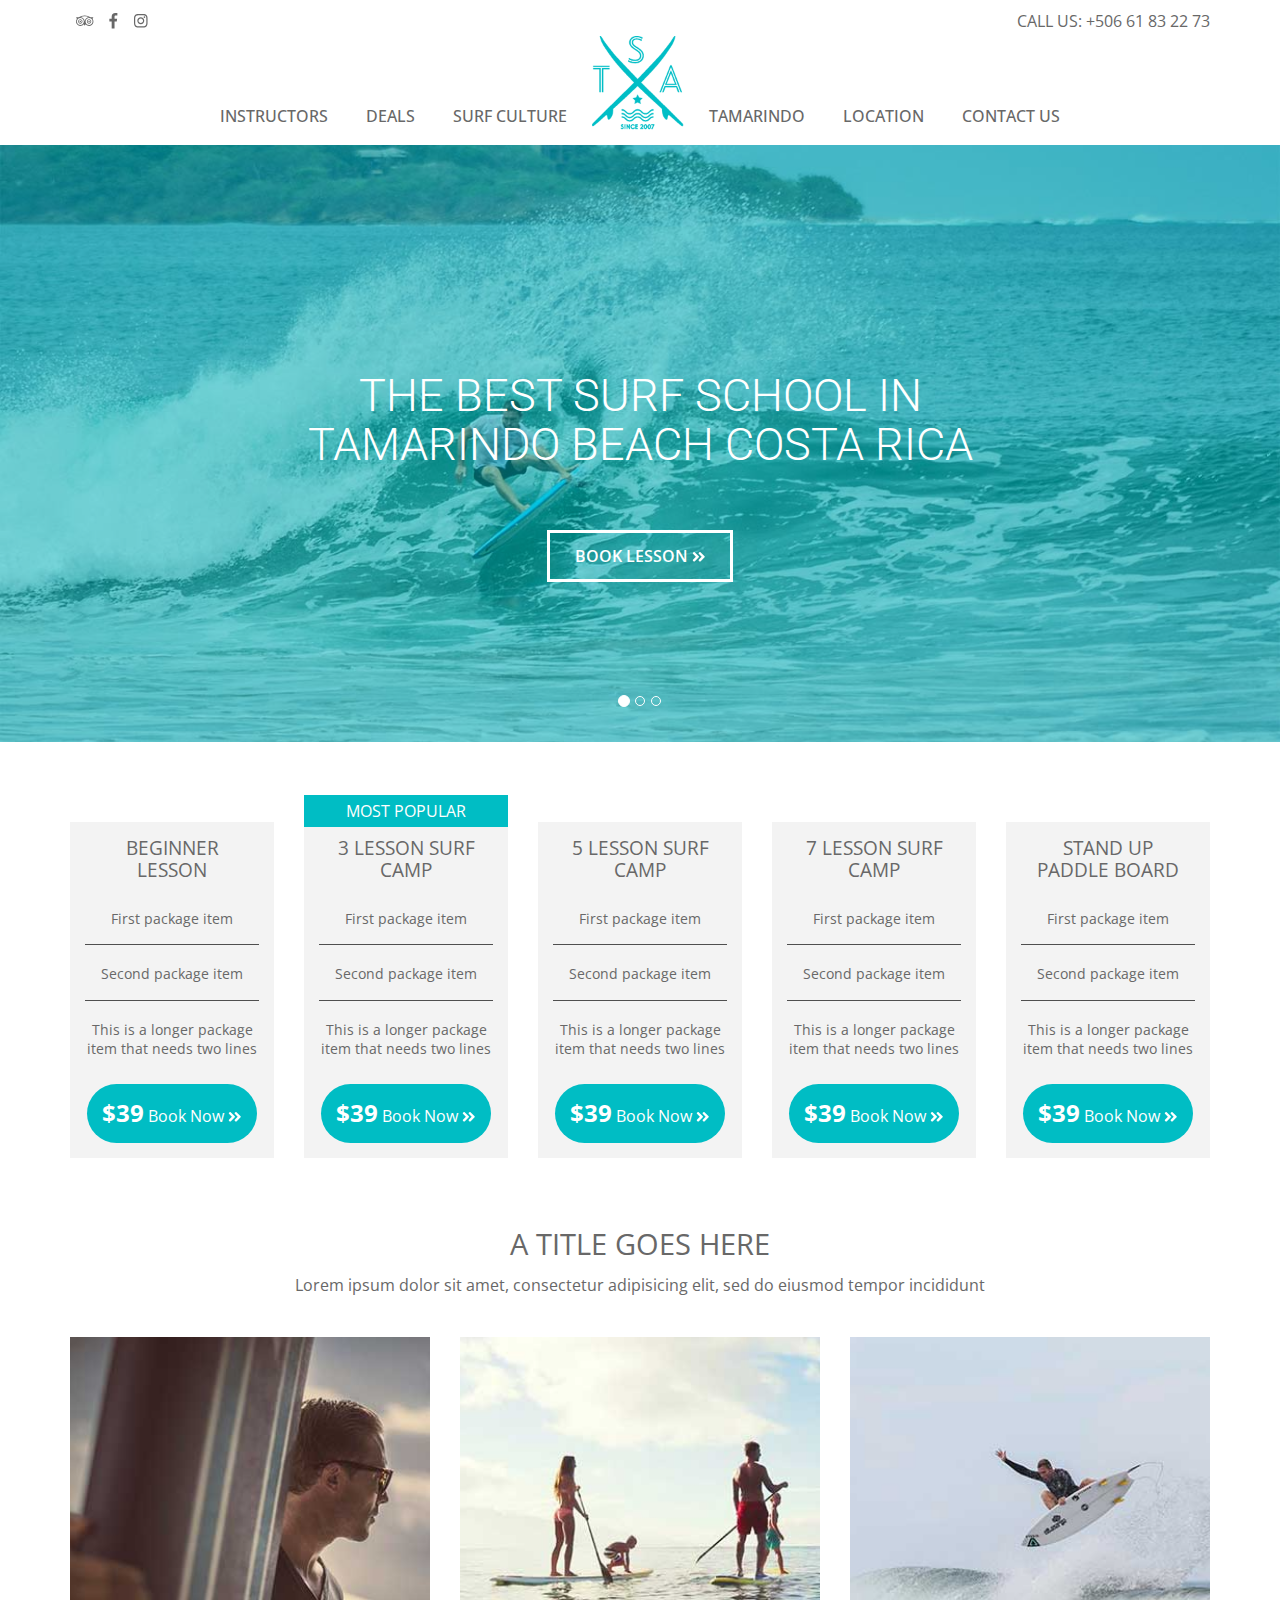
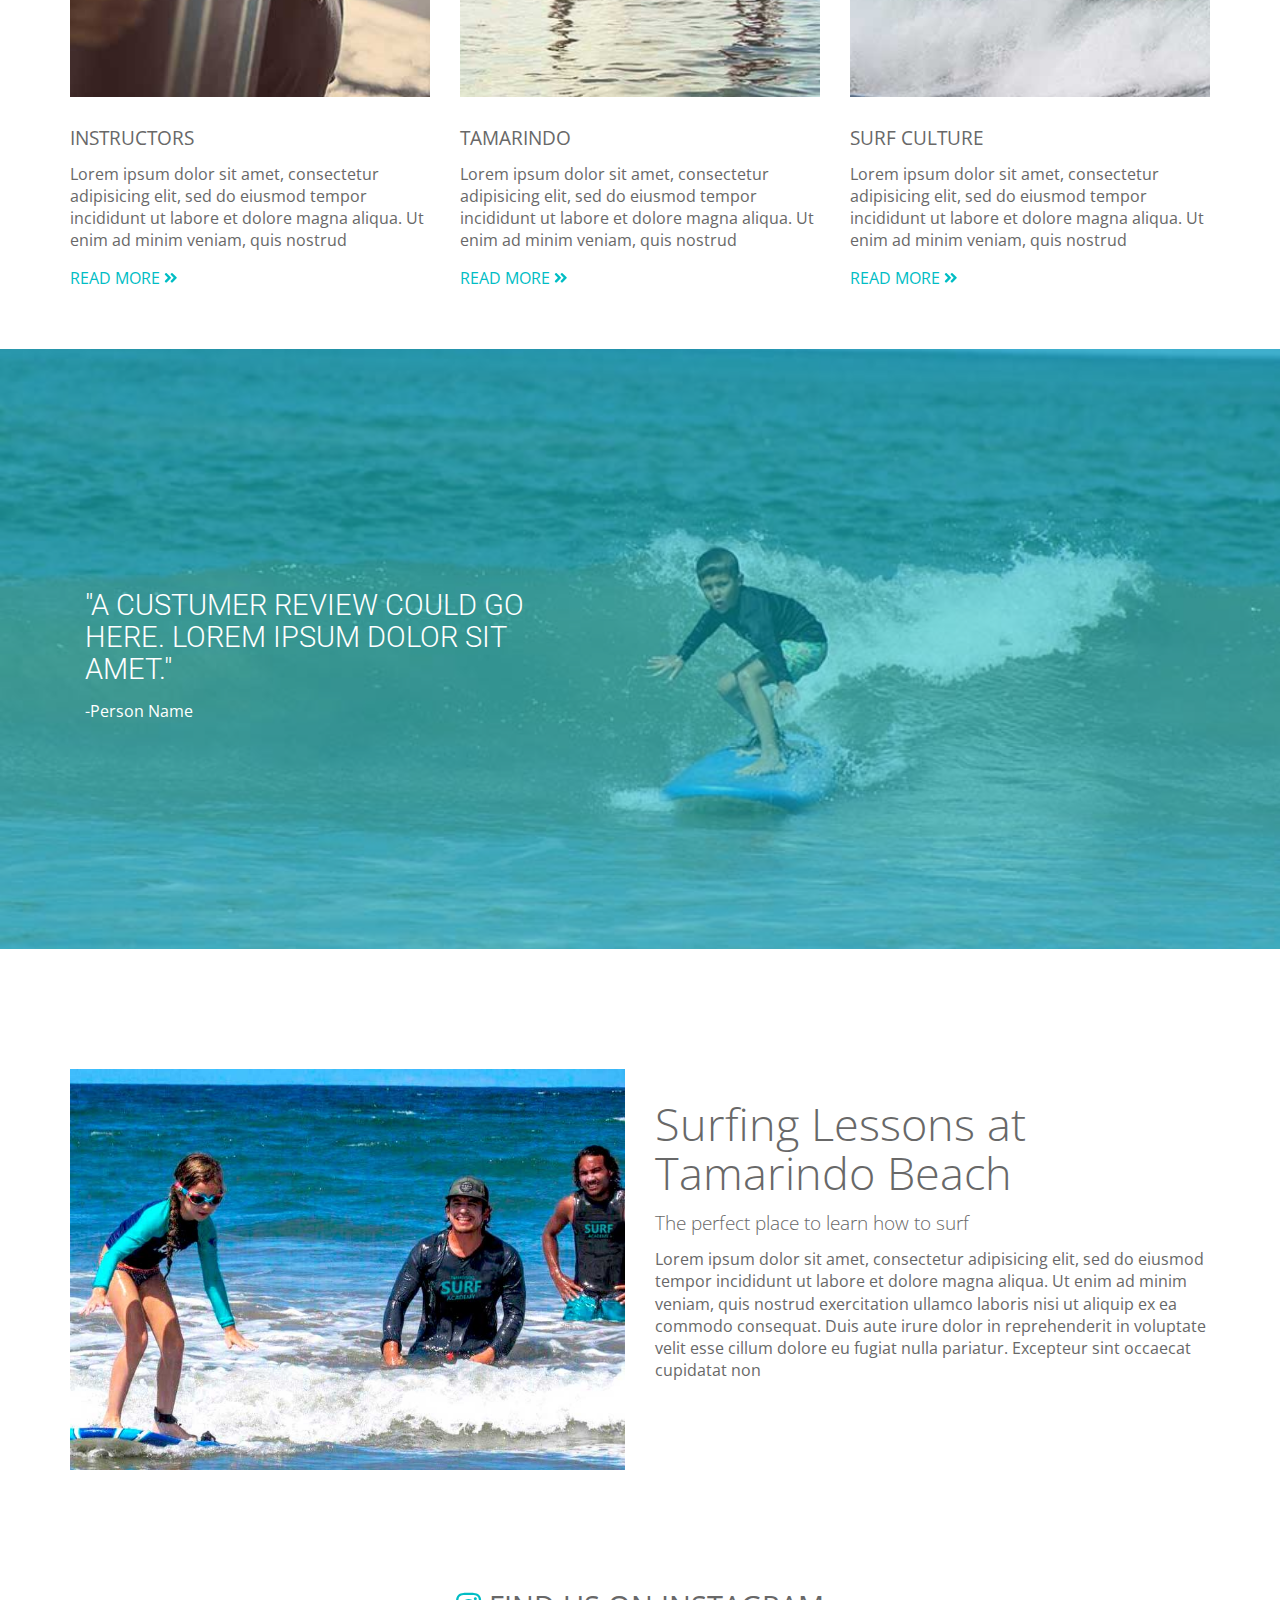
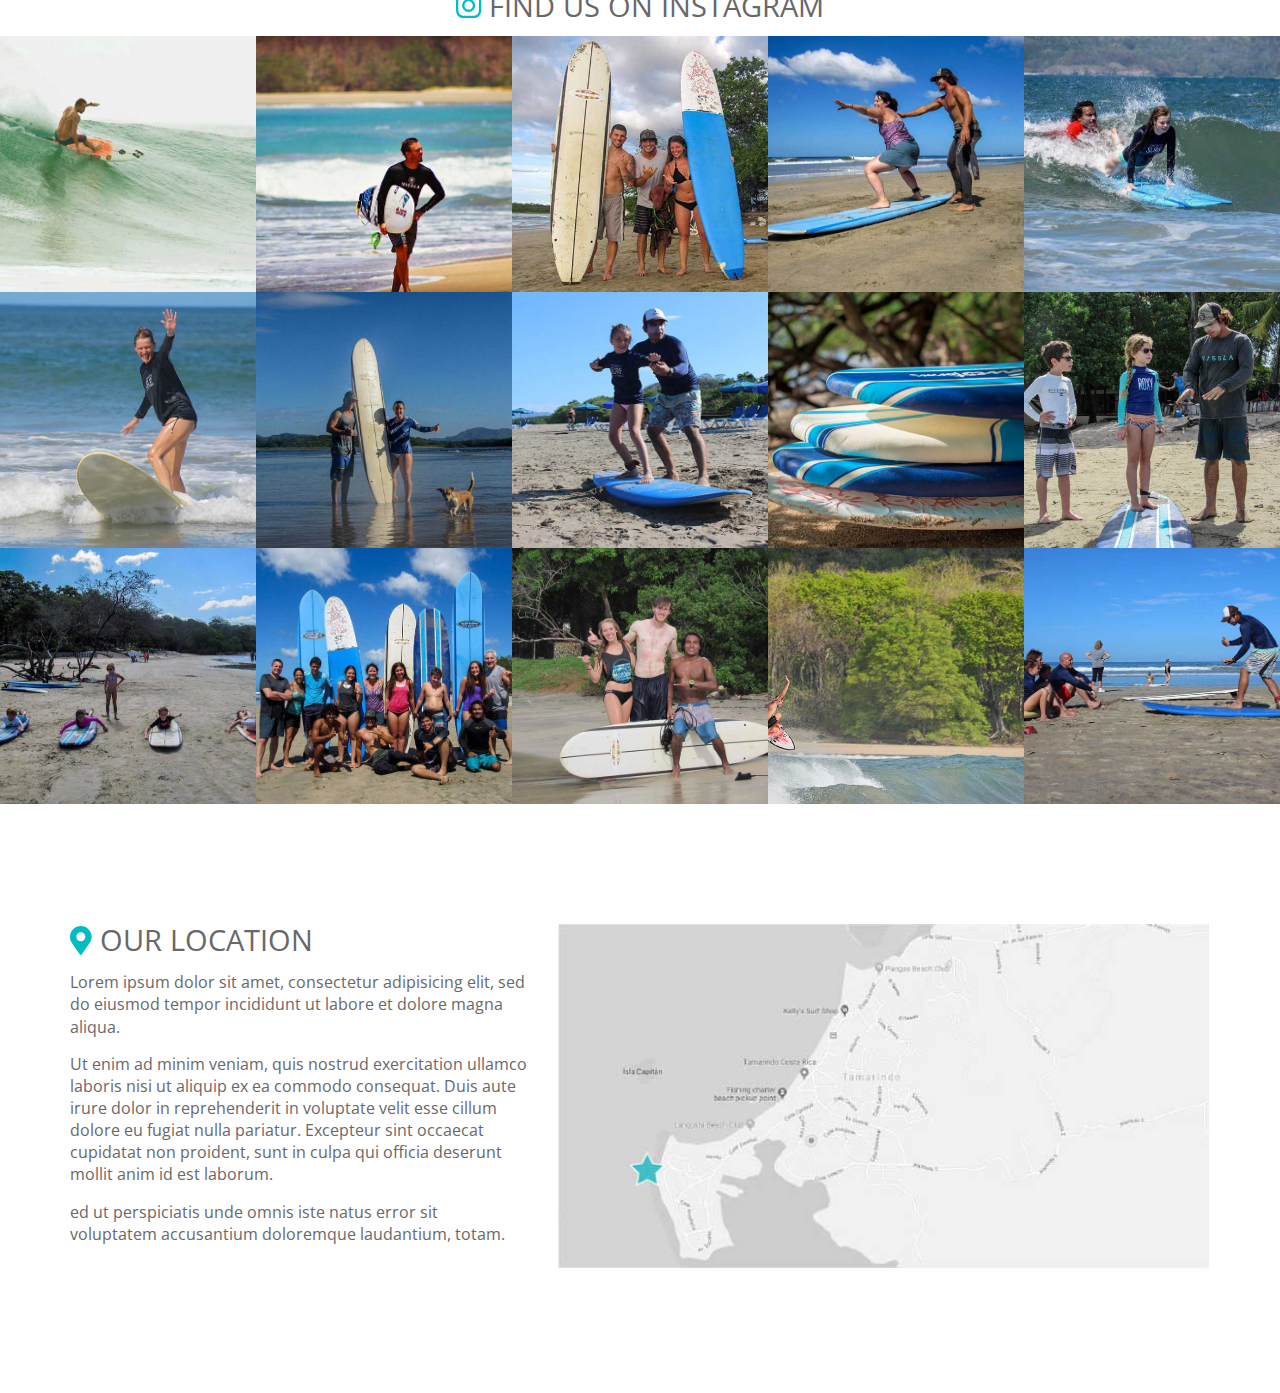
<file: index.html>
<!DOCTYPE html>
<html lang="en">
<head>
    <meta charset="UTF-8">
    <meta name="viewport" content="width=device-width, initial-scale=1.0">
    <meta http-equiv="X-UA-Compatible" content="ie=edge">
    <title>Tamarindo Surf</title>

    <link rel="stylesheet" href="css/bootstrap.min.css">
    <link rel="stylesheet" href="css/styleguide.css">
    <link rel="stylesheet" href="css/style.css">
</head>
<body>
    <header>
        <section id="contact-header">
            <div class="container">
                <div class="contact-header-box">

                    <div class="pull-left">
                        <a href="https://www.tripadvisor.com.mx/" target="_blank"><i class="icon fab fa-tripadvisor"></i></a>
                        <a href="https://www.facebook.com/" target="_blank"><i class="icon fab fa-facebook-f"></i></a>
                        <a href="https://www.instagram.com/" target="_blank"><i class="icon fab fa-instagram"></i></a>
                    </div>
                    <div class="pull-right">  
                        <p class="header_phoneNumber m-0">CALL US: +506 61 83 22 73</p>
                    </div><!-- /.contact-header-box -->

                </div><!-- /.clear-fix -->
            </div><!-- /.container -->
            <div class="header-menu  full-width bg-white relative">
                <div class="container">
                    <div class="clearfix">
                        <div class="pull-left">
                            <a href="index.html" class="hidden-md hidden-lg logo-mobile"><img src="img/Logo-blue.png" alt=""></a>
                        </div><!-- /.pull-left -->

                        <div class="pull-right">
                            <div class="bars-menu" onclick="myFunction(this)">
                                <div class="bar1"></div>
                                <div class="bar2"></div>
                                <div class="bar3"></div>
                            </div>
                        </div><!-- /.pull-right -->
                    </div><!-- /.clearfix -->

                    <nav class="header-nav primary-bg-color absolute text-center full-width">
                        <ul>
                            <li>
                                <a href="#">INSTRUCTORS</a>
                            </li>
                            <li>
                                <a href="#">DEALS</a>
                            </li>
                            <li>
                                <a href="#">SURF CULTURE</a>
                            </li>
                            <li class="hidden-xs hidden-sm mb-0">
                                <a href="index.html" class="logo-desktop"><img src="img/Logo-blue.png" alt=""></a>
                            </li>
                            <li>
                                <a href="#">TAMARINDO</a>
                            </li>
                            <li>
                                <a href="#">LOCATION</a>
                            </li>
                            <li>
                                <a href="#">CONTACT US</a>
                            </li>
                        </ul> 
                    </nav>
                </div><!-- /.container -->
            </div><!-- /.header-menu -->
        </section><!-- /#contact-header -->

        <section id="cover-header" class="relative">
            

            <div id="myCarousel" class="carousel slide" data-ride="carousel">
                <!-- Indicators -->
                <ol class="carousel-indicators">
                  <li data-target="#myCarousel" data-slide-to="0" class="active"></li>
                  <li data-target="#myCarousel" data-slide-to="1"></li>
                  <li data-target="#myCarousel" data-slide-to="2"></li>
                </ol>
              
                <!-- Wrapper for slides -->
                <div class="carousel-inner">
                  <div class="item active">
                    <div class="relative">
                        <div class="overlay">
                            <div class="hover-info full-width plr-20">
                                <div class="container">
                                    <h1 class="pb-60">THE BEST SURF SCHOOL IN TAMARINDO BEACH COSTA RICA</h1>
                                    <a href="#" class="square-button">BOOK LESSON <i class="fas fa-angle-double-right"></i></a>
                                </div>
                            </div>
                        </div>
                        <div class="cover-img pb-0 full-height" style="background-image: url(../img/surf-academy-1.jpg);"></div>
                    </div>
                  </div>
              
                  <div class="item">
                    <div class="relative">
                        <div class="overlay">
                            <div class="hover-info full-width plr-20">
                                <div class="container">
                                    <h1 class="pb-60">THE BEST SURF SCHOOL IN TAMARINDO BEACH COSTA RICA</h1>
                                    <a href="#" class="square-button">BOOK LESSON <i class="fas fa-angle-double-right"></i></a>
                                </div>
                            </div>
                        </div>
                        <div class="cover-img pb-0 full-height" style="background-image: url(../img/surf-academy-1.jpg);"></div>
                    </div>
                  </div>
              
                  <div class="item">
                    <div class="relative">
                        <div class="overlay">
                            <div class="hover-info full-width plr-20">
                                <div class="container">
                                    <h1 class="pb-60">THE BEST SURF SCHOOL IN TAMARINDO BEACH COSTA RICA</h1>
                                    <a href="#" class="square-button">BOOK LESSON <i class="fas fa-angle-double-right"></i></a>
                                </div>
                            </div>
                        </div>
                        <div class="cover-img pb-0 full-height" style="background-image: url(../img/surf-academy-1.jpg);"></div>
                    </div>
                  </div>
                </div>
            </div><!-- /#myCarousel -->
        </section><!-- /#cover-header -->
    </header><!-- /header -->

    <main>
        <!-- #pricing-section
        ============================================================================ -->
        <section id="pricing-section" class="pt-80 pb-40">
            <div class="container">
                <div class="row is-flex">
                    <div class="col-xs-12 col-sm-3 col-md-4 col-lg-20 mb-30">
                        <div class="p-15 bg-gray content-space text-center">
                            <h3 class="open-sans regular mb-30 plr-10">BEGINNER LESSON</h3>
                            <p class="zise14">First package item</p>
                            <div class="line mb-20"></div>
                            <p class="zise14">Second package item</p>
                            <div class="line mb-20"></div>
                            <p class="zise14">This is a longer package item that needs two lines</p>
                            <button class="primary-button circle-button plr-15 text-regular mt-10"><span class="zise25 text-bold font-white">$39</span> Book <span>Now</span> <i class="fas fa-angle-double-right"></i></button>
                        </div>
                    </div><!-- /.col -->

                    <div class="col-xs-12 col-sm-3 col-md-4 col-lg-20 mb-30">
                        <div class="p-15 bg-gray content-space text-center relative">
                            <h3 class="open-sans regular mb-30 plr-10">3 LESSON SURF CAMP</h3>
                            <div class="absolute popular full-width text-center primary-bg-color ptb-5">MOST POPULAR</div>
                            <p class="zise14">First package item</p>
                            <div class="line mb-20"></div>
                            <p class="zise14">Second package item</p>
                            <div class="line mb-20"></div>
                            <p class="zise14">This is a longer package item that needs two lines</p>
                            <button class="primary-button circle-button plr-15 text-regular mt-10"><span class="zise25 text-bold font-white">$39</span> Book <span>Now</span> <i class="fas fa-angle-double-right"></i></button>
                        </div>
                    </div><!-- /.col -->

                    <div class="col-xs-12 col-sm-3 col-md-4 col-lg-20 mb-30">
                        <div class="p-15 bg-gray content-space text-center">
                            <h3 class="open-sans regular mb-30 plr-10">5 LESSON SURF CAMP</h3>
                            <p class="zise14">First package item</p>
                            <div class="line mb-20"></div>
                            <p class="zise14">Second package item</p>
                            <div class="line mb-20"></div>
                            <p class="zise14">This is a longer package item that needs two lines</p>
                            <button class="primary-button circle-button plr-15 text-regular mt-10"><span class="zise25 text-bold font-white">$39</span> Book <span>Now</span> <i class="fas fa-angle-double-right"></i></button>
                        </div>
                    </div><!-- /.col -->

                    <div class="col-xs-12 col-sm-3 col-md-4 col-lg-20 mb-30">
                        <div class="p-15 bg-gray content-space text-center">
                            <h3 class="open-sans regular mb-30 plr-10">7 LESSON SURF CAMP</h3>
                            <p class="zise14">First package item</p>
                            <div class="line mb-20"></div>
                            <p class="zise14">Second package item</p>
                            <div class="line mb-20"></div>
                            <p class="zise14">This is a longer package item that needs two lines</p>
                            <button class="primary-button circle-button plr-15 text-regular mt-10"><span class="zise25 text-bold font-white">$39</span> Book <span>Now</span> <i class="fas fa-angle-double-right"></i></button>
                        </div>
                    </div><!-- /.col -->

                    <div class="col-xs-12 col-sm-3 col-md-4 col-lg-20 mb-30">
                        <div class="p-15 bg-gray content-space text-center">
                            <h3 class="open-sans regular mb-30 plr-10">STAND UP PADDLE BOARD</h3>
                            <p class="zise14">First package item</p>
                            <div class="line mb-20"></div>
                            <p class="zise14">Second package item</p>
                            <div class="line mb-20"></div>
                            <p class="zise14">This is a longer package item that needs two lines</p>
                            <button class="primary-button circle-button plr-15 text-regular mt-10"><span class="zise25 text-bold font-white">$39</span> Book <span>Now</span> <i class="fas fa-angle-double-right"></i></button>
                        </div>
                    </div><!-- /.col -->
                </div><!-- /.row -->
            </div><!-- /.container -->
        </section><!-- /#pricing-section -->

        <!-- #instructros-section
        ============================================================================ -->
        <section id="instructors-section" class="pb-30">  
            <div class="container content-space">

                <h2 class="text-center open-sans text-regular">A TITLE GOES HERE</h2>
                <p class="text-center m-0 pb-40">Lorem ipsum dolor sit amet, consectetur adipisicing elit, sed do eiusmod tempor incididunt</p>

                <div class="row">
                    <div class="col-xs-12 col-sm-4 mb-30">
                        <div class="hover-effects">
                            <div class="cover-img" style="background-image: url(../img/instructor-thumbnail1.jpg)"></div>
                        </div><!-- /.hover-effects -->
                        <h3 class="text-regular open-sans">INSTRUCTORS</h3>
                        <p>Lorem ipsum dolor sit amet, consectetur adipisicing elit, sed do eiusmod tempor incididunt ut labore et dolore magna aliqua. Ut enim ad minim veniam, quis nostrud</p>
                        <a href="#" class="primary-link">READ MORE <i class="fas fa-angle-double-right"></i></a>
                    </div><!-- /.col -->

                    <div class="col-xs-12 col-sm-4 mb-30">
                        <div class="hover-effects">
                            <div class="cover-img" style="background-image: url(../img/instructor-thumbnail2.jpg)"></div>
                        </div><!-- /.hover-effects -->
                        <h3 class="text-regular open-sans">TAMARINDO</h3>
                        <p>Lorem ipsum dolor sit amet, consectetur adipisicing elit, sed do eiusmod tempor incididunt ut labore et dolore magna aliqua. Ut enim ad minim veniam, quis nostrud</p>
                        <a href="#" class="primary-link">READ MORE <i class="fas fa-angle-double-right"></i></a>
                    </div><!-- /.col -->

                    <div class="col-xs-12 col-sm-4 mb-30">
                        <div class="hover-effects">
                            <div class="cover-img" style="background-image: url(../img/instructor-thumbnail3.jpg)"></div>
                        </div><!-- /.hover-effects -->
                        <h3 class="text-regular open-sans">SURF CULTURE</h3>
                        <p>Lorem ipsum dolor sit amet, consectetur adipisicing elit, sed do eiusmod tempor incididunt ut labore et dolore magna aliqua. Ut enim ad minim veniam, quis nostrud</p>
                        <a href="#" class="primary-link">READ MORE <i class="fas fa-angle-double-right"></i></a>
                    </div><!-- /.col -->
                </div><!-- /.row -->
                                
            </div><!-- /.container -->
        </section><!-- /#instructros-section -->

        <!-- #custum-review
        ============================================================================ -->
        <section id="custum-review-section">
            <div class="relative">
                <div class="overlay">
                    <div class="container full-height content-space d-flex align-items-center">
                        <div class="col-xs-12 col-sm-6 pr-50">
                            <h2 class="font-white">"A CUSTUMER REVIEW COULD GO HERE. LOREM IPSUM DOLOR SIT AMET."</h2>
                            <p class="font-white">-Person Name</p>
                        </div>
                    </div><!-- /.container -->
                </div>
                <div class="cover-img pb-0 full-height" style="background-image: url(../img/child-surf.jpg);"></div>
            </div>
        </section><!-- /#custum-review -->  

        <!-- #about-section
        ============================================================================ -->
        <section id="about-section" class="section-padding--large">
            <div class="container">
                <div class="row">
                    <div class="col-xs-12 col-sm-6">
                        <img src="img/little-girl-surf.jpg" alt="" class="objec-fit">
                    </div><!-- /.col -->

                    <div class="col-xs-12 col-sm-6">
                        <h1 class="open-sans text-light">Surfing Lessons at Tamarindo Beach</h1>
                        <h3 class="open-sans text-light mt-0">The perfect place to learn how to surf</h3>

                        <p>Lorem ipsum dolor sit amet, consectetur adipisicing elit, sed do eiusmod tempor incididunt ut labore et dolore magna aliqua. Ut enim ad minim veniam, quis nostrud exercitation ullamco laboris nisi ut aliquip ex ea commodo consequat. Duis aute irure dolor in reprehenderit in voluptate velit esse cillum dolore eu fugiat nulla pariatur. Excepteur sint occaecat cupidatat non</p>
                    </div>
                </div><!-- /.row -->
            </div><!-- /.container -->
        </section><!-- /#about-section -->

        <!-- #instagram-images-section
        ============================================================================ -->
        <section id="instagram-images-section" class="content-space">
            <h2 class="text-center open-sans text-regular"><i class="primary-color fab fa-instagram"></i> FIND US ON INSTAGRAM</h2>

            <div class="flex-row">
                <div class="cell-x5 hover-effects">
                    <a href="" class="cover-img" style="background-image: url(img/instagram-1.jpg)"></a>
                </div><!-- /.cell -->
                <div class="cell-x5 hover-effects">
                    <a href="" class="cover-img" style="background-image: url(img/instagram-2.jpg)"></a>
                </div><!-- /.cell -->
                <div class="cell-x5 hover-effects">
                    <a href="" class="cover-img" style="background-image: url(img/instagram-3.jpg)"></a>
                </div><!-- /.cell -->
                <div class="cell-x5 hover-effects">
                    <a href="" class="cover-img" style="background-image: url(img/instagram-4.jpg)"></a>
                </div><!-- /.cell -->
                <div class="cell-x5 hover-effects">
                    <a href="" class="cover-img" style="background-image: url(img/instagram-5.jpg)"></a>
                </div><!-- /.cell -->

                <div class="cell-x5 hover-effects">
                    <a href="" class="cover-img" style="background-image: url(img/instagram-6.jpg)"></a>
                </div><!-- /.cell -->
                <div class="cell-x5 hover-effects">
                    <a href="" class="cover-img" style="background-image: url(img/instagram-7.jpg)"></a>
                </div><!-- /.cell -->
                <div class="cell-x5 hover-effects">
                    <a href="" class="cover-img" style="background-image: url(img/instagram-8.jpg)"></a>
                </div><!-- /.cell -->
                <div class="cell-x5 hover-effects">
                    <a href="" class="cover-img" style="background-image: url(img/instagram-9.jpg)"></a>
                </div><!-- /.cell -->
                <div class="cell-x5 hover-effects">
                    <a href="" class="cover-img" style="background-image: url(img/instagram-10.jpg)"></a>
                </div><!-- /.cell -->
            
                <div class="cell-x5 hover-effects">
                    <a href="" class="cover-img" style="background-image: url(img/instagram-11.jpg)"></a>
                </div><!-- /.cell -->
                <div class="cell-x5 hover-effects">
                    <a href="" class="cover-img" style="background-image: url(img/instagram-12.jpg)"></a>
                </div><!-- /.cell -->
                <div class="cell-x5 hover-effects">
                    <a href="" class="cover-img" style="background-image: url(img/instagram-13.jpg)"></a>
                </div><!-- /.cell -->
                <div class="cell-x5 hover-effects">
                    <a href="" class="cover-img" style="background-image: url(img/instagram-14.jpg)"></a>
                </div><!-- /.cell -->
                <div class="cell-x5 hover-effects">
                    <a href="" class="cover-img" style="background-image: url(img/instagram-15.jpg)"></a>
                </div><!-- /.cell -->

            </div>
        </section><!-- /#instagram-images-section -->

        <!-- #location-section
        ============================================================================ -->
        <section id="location-section" class="section-padding--large">
            <div class="container">
                <div class="row">
                    <div class="col-xs-12 col-sm-5 content-space">
                        <h2 class="open-sans text-regular"><i class="primary-color fas fa-map-marker-alt"></i> OUR LOCATION</h2>
                        <p>Lorem ipsum dolor sit amet, consectetur adipisicing elit, sed do eiusmod tempor incididunt ut labore et dolore magna aliqua.</p>
                        <p>Ut enim ad minim veniam, quis nostrud exercitation ullamco laboris nisi ut aliquip ex ea commodo consequat. Duis aute irure dolor in reprehenderit in voluptate velit esse cillum dolore eu fugiat nulla pariatur. Excepteur sint occaecat cupidatat non proident, sunt in culpa qui officia deserunt mollit anim id est laborum. </p>
                        <p>ed ut perspiciatis unde omnis iste natus error sit voluptatem accusantium doloremque laudantium, totam.</p>
                    </div><!-- /.col -->

                    <div class="col-xs-12 col-sm-7">
                        <img src="img/map.jpg" alt="" class="objec-fit">                        
                    </div>
                </div><!-- /.row -->
            </div><!-- /.container -->
        </section><!-- /#location-section -->

    </main><!-- /main -->
    
    <footer>

    </footer><!-- /footer -->

    <script src="js/jquery.js"></script>
    <script src="js/fontawesome-all.min.js"></script>
    <script src="js/bootstrap.min.js"></script>
    <script src="js/script.js"></script>
</body>
</html>
</file>
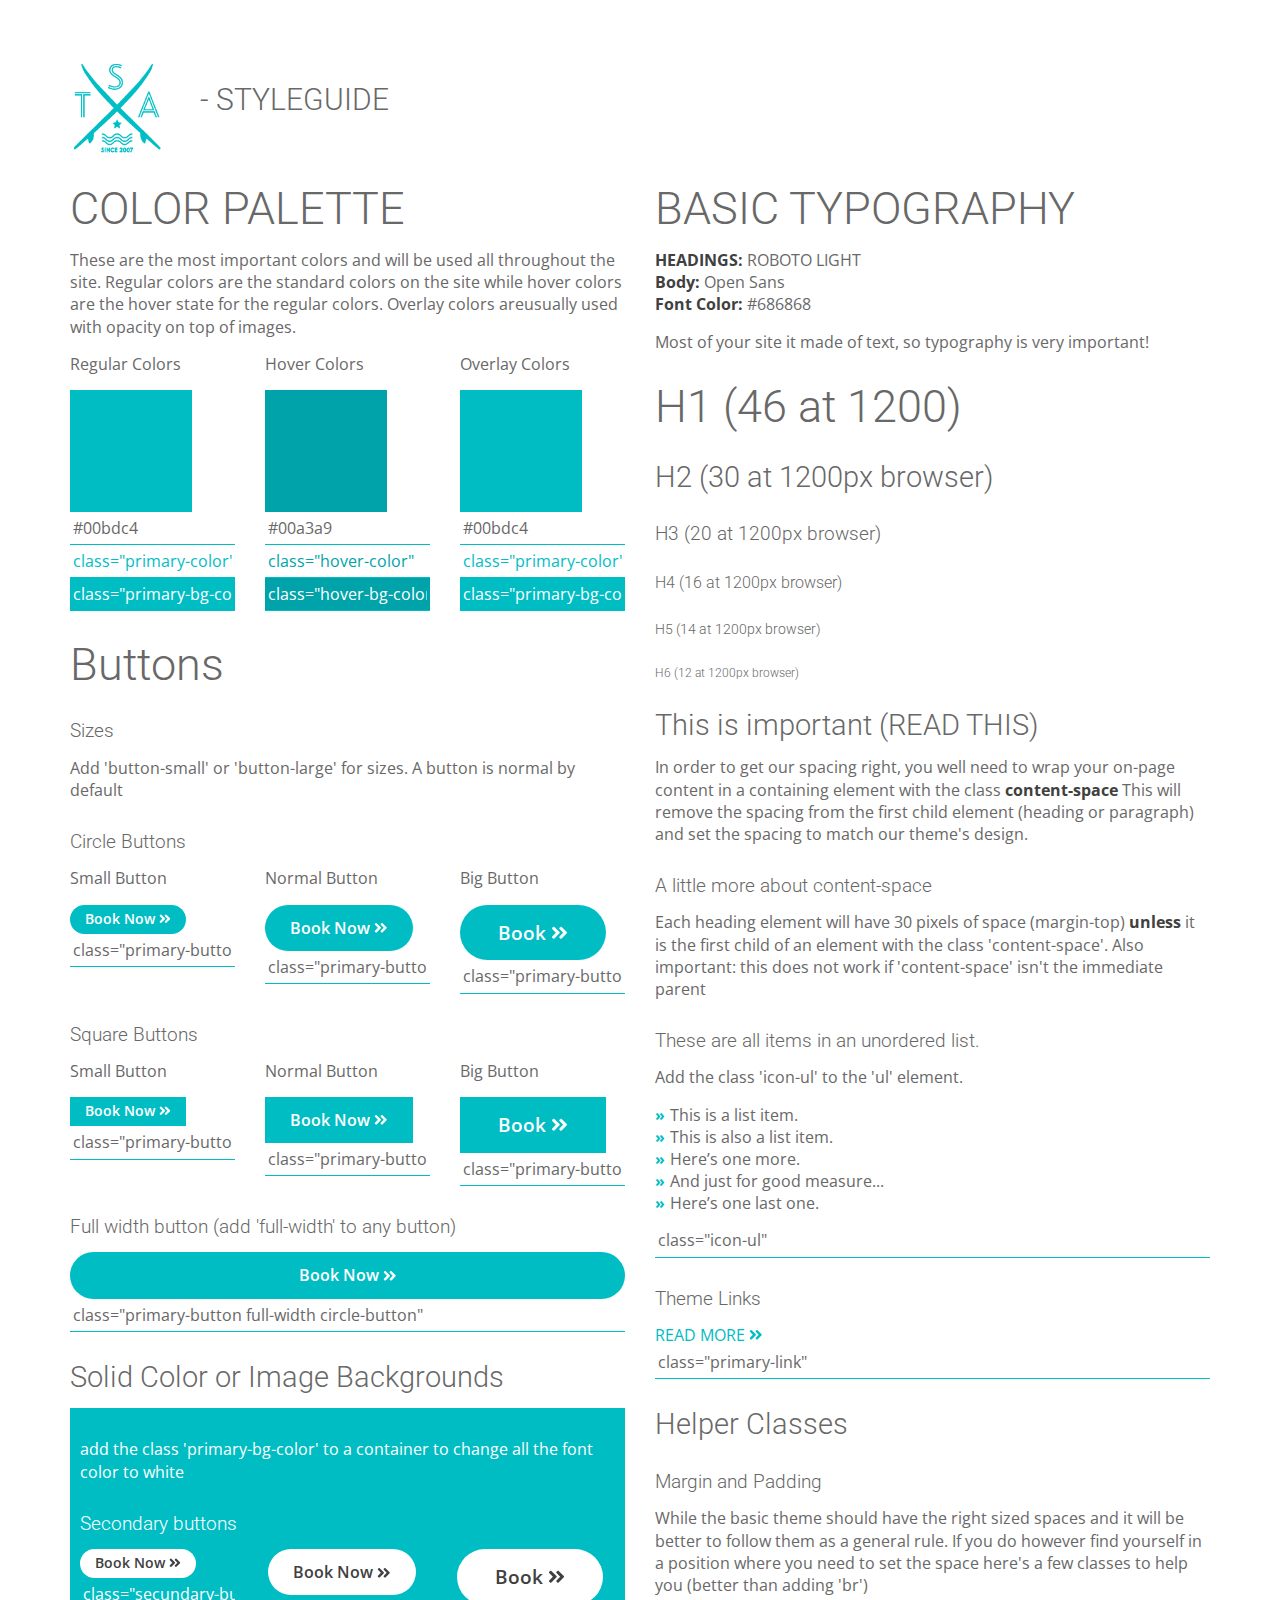
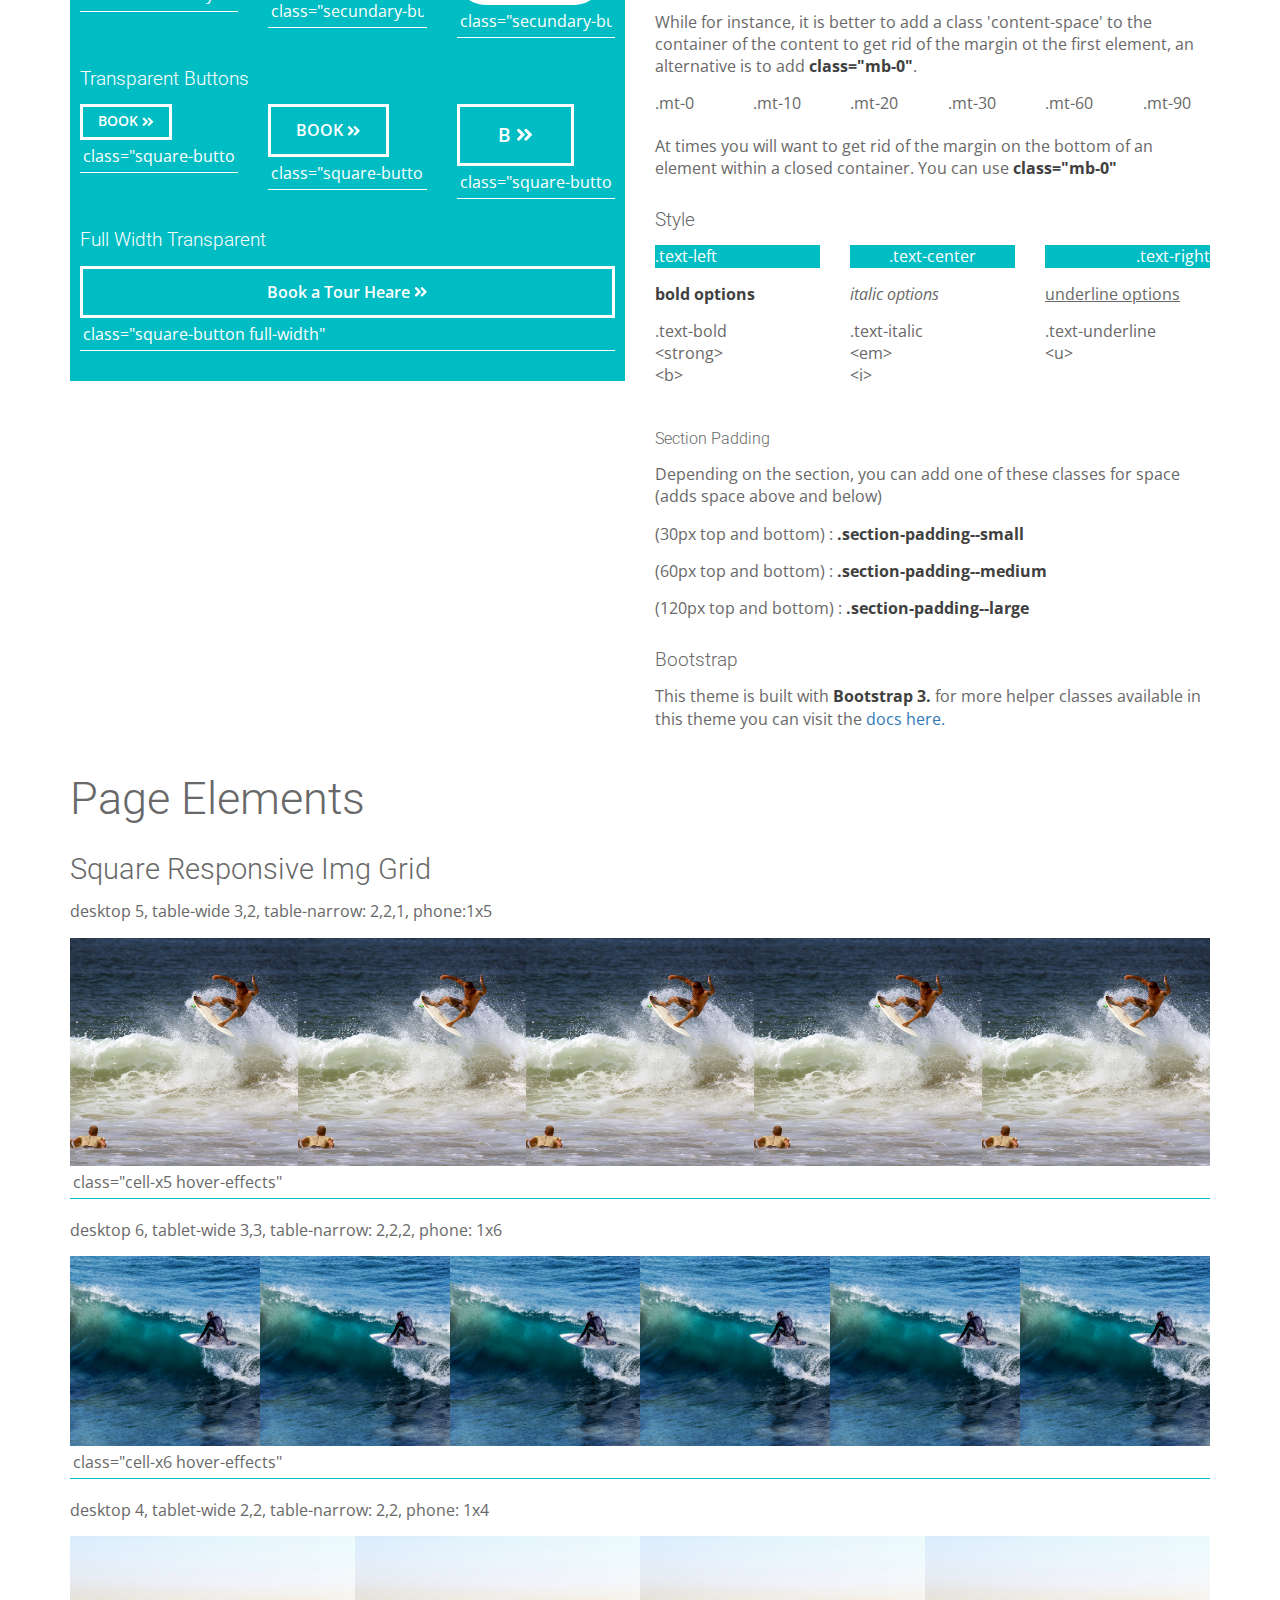
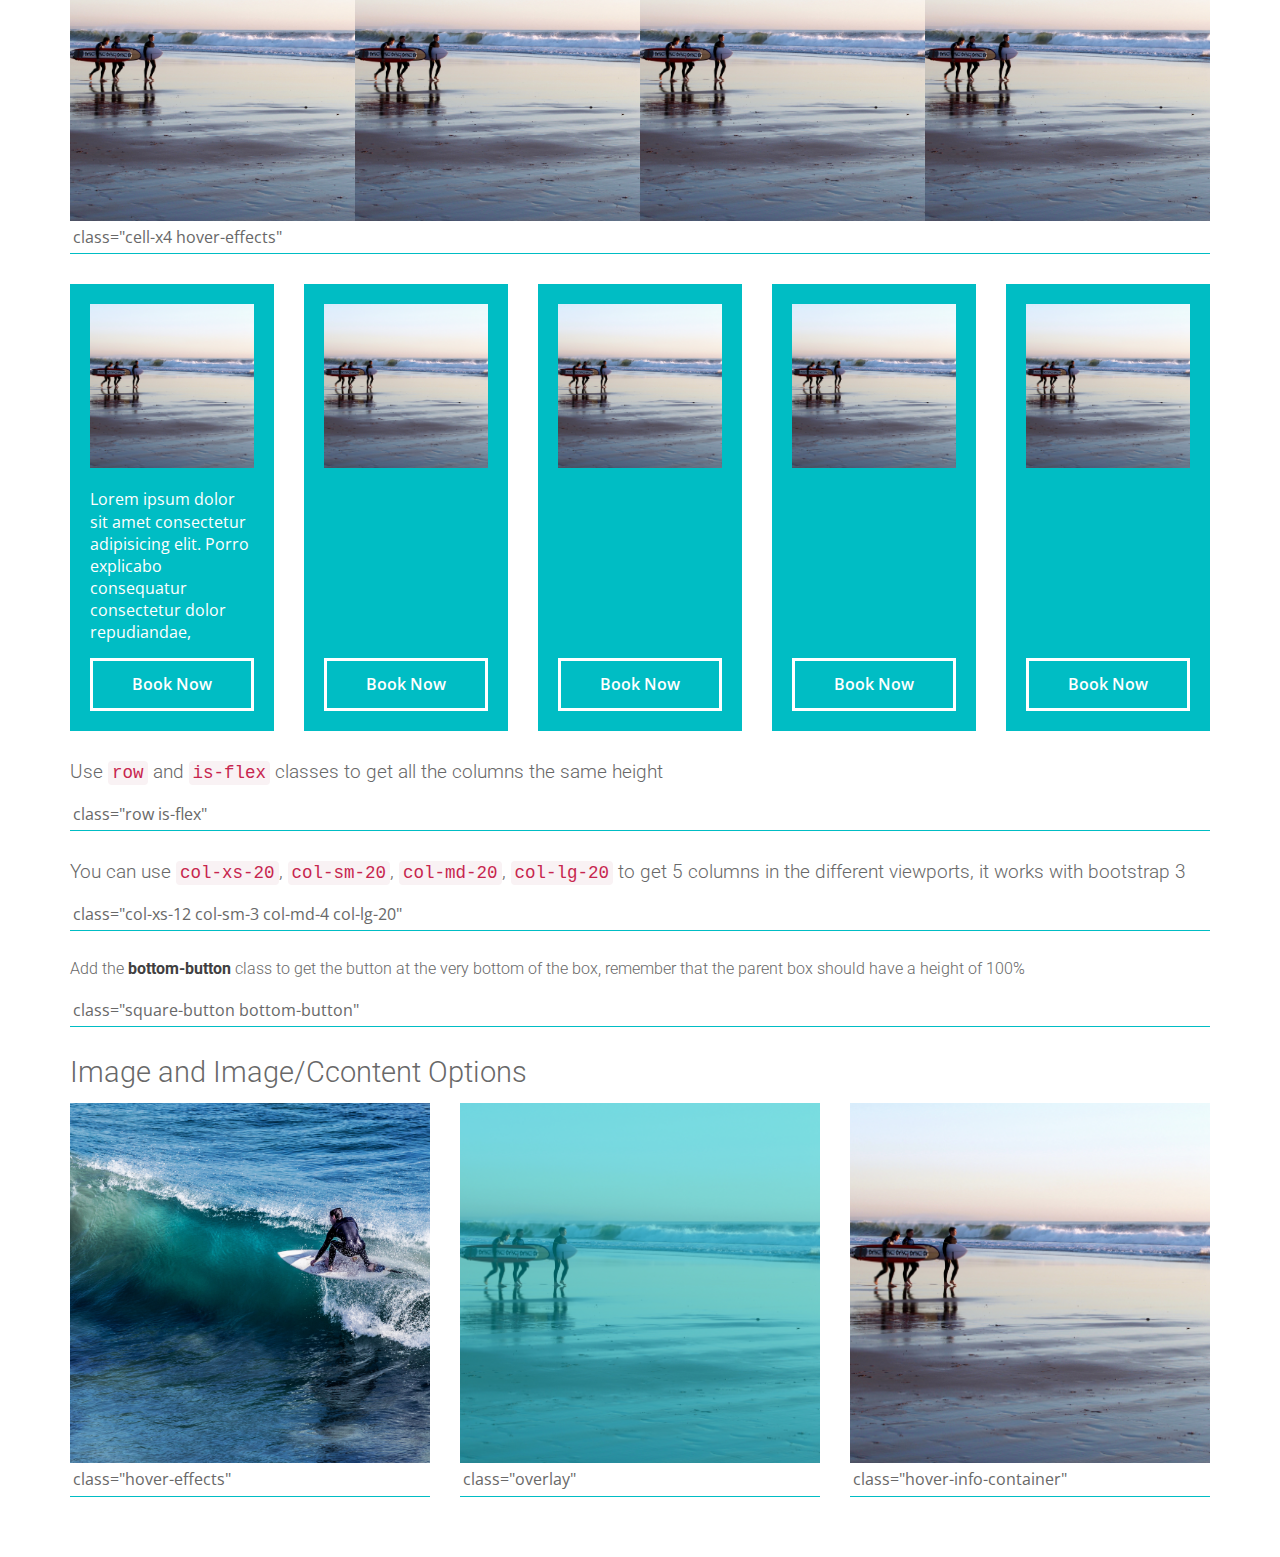
<file: styleguide.html>
<!DOCTYPE html>
<html lang="en">
<head>
    <meta charset="UTF-8">
    <meta name="viewport" content="width=device-width, initial-scale=1.0">
    <meta http-equiv="X-UA-Compatible" content="ie=edge">
    <title>My Style Sheet</title>

    <link rel="stylesheet" href="css/bootstrap.min.css">
    <link rel="stylesheet" href="css/styleguide.css">
</head>
<body>

    <main>
        <section id="styleguide-section" class="section-padding--medium">
            <div class="container">
                <div class="logo-box-container">
                    <a href="index.html" class="logo"><img src="img/Logo-blue.png" alt="Logo page"></a>
                    <p class="styleguide-title">- Styleguide</p>
                </div><!-- /.logo-box-container -->
    
                <div class="row">
                    <div class="col-xs-12 col-sm-6 content-space mb-50">
    
                        <h1>COLOR PALETTE</h1>
                        <p>These are the most important colors and will be used all throughout the site. Regular colors are the standard colors on the site while hover colors are the hover state for the regular colors. Overlay colors areusually used with opacity on top of images.</p>
    
                        <div class="row">
                            <div class="col-xs-4">
                                <p>Regular Colors</p>
                                <div class="square primary-bg-color"></div>
                                <input type="text" id="primary-color" value="#00bdc4" onfocus="copyCode(this.id)" class="copycode">
                                <input type="text" id="normal-color" value='class="primary-color"' class="primary-color copycode" onfocus="copyCode(this.id)">
                                <input type="text" id="primary-bg-color" value='class="primary-bg-color"' class="primary-bg-color copycode" onfocus="copyCode(this.id)">
                                
                            </div>
    
                            <div class="col-xs-4">
                                <p>Hover Colors</p>
                                <div class="square hover-bg-color"></div>
                                <input type="text" id="hover-color" value="#00a3a9" onfocus="copyCode(this.id)" class="copycode">
                                <input type="text" id="text-hover" value='class="hover-color"' class="hover-color copycode" onfocus="copyCode(this.id)">
                                <input type="text" id="hover-bg-color" value='class="hover-bg-color"' class="hover-bg-color copycode" onfocus="copyCode(this.id)">
                            </div>
    
                            <div class="col-xs-4">
                                <p>Overlay Colors</p>
                                <div class="square primary-bg-color"></div>
                                <input type="text" id="overlay" value="#00bdc4" onfocus="copyCode(this.id)" class="copycode">
                                <input type="text" id="overlay-color" value='class="primary-color"' class="primary-color copycode" onfocus="copyCode(this.id)">
                                <input type="text" id="overlay-bg-color" value='class="primary-bg-color"' class="primary-bg-color copycode" onfocus="copyCode(this.id)">
                               
                            </div>
                        </div><!-- /.row -->

                        <div class="buttons">

                            <h1>Buttons</h1>
                            <h3>Sizes</h3>

                            <p>Add 'button-small' or 'button-large' for sizes. A button is normal by default</p>
                            <h3>Circle Buttons</h3>

                            <div class="row">

                                <div class="col-xs-6 col-lg-4">
                                    <p>Small Button</p>
                                    <button class="primary-button button-small circle-button">Book Now <i class="fas fa-angle-double-right"></i></button>
                                    <input class="copycode" type="text" id="btn1" value='class="primary-button button-small circle-button"' onfocus="copyCode(this.id)">
                                </div><!-- /.col -->

                                <div class="col-xs-6 col-lg-4">
                                    <p>Normal Button</p>
                                    <button class="primary-button circle-button">Book Now <i class="fas fa-angle-double-right"></i></button>
                                    <input class="copycode" type="text" id="btn2" value='class="primary-button circle-button"' onfocus="copyCode(this.id)">
                                </div><!-- /.col -->

                                <div class="col-xs-6 col-lg-4">
                                    <p>Big Button</p>
                                    <button class="primary-button button-large circle-button">Book <i class="fas fa-angle-double-right"></i></button>
                                    <input class="copycode" type="text" id="btn3" value='class="primary-button button-large circle-button"' onfocus="copyCode(this.id)">
                                </div><!-- /.col -->

                            </div><!-- /.row -->

                            <h3>Square Buttons</h3>

                            <div class="row">

                                <div class="col-xs-6 col-lg-4">
                                    <p>Small Button</p>
                                    <button class="primary-button button-small">Book Now <i class="fas fa-angle-double-right"></i></button>
                                    <input class="copycode" type="text" id="btn4" value='class="primary-button button-small"' onfocus="copyCode(this.id)">
                                </div><!-- /.col -->

                                <div class="col-xs-6 col-lg-4">
                                    <p>Normal Button</p>
                                    <button class="primary-button">Book Now <i class="fas fa-angle-double-right"></i></button>
                                    <input class="copycode" type="text" id="btn5" value='class="primary-button"' onfocus="copyCode(this.id)">
                                </div><!-- /.col -->

                                <div class="col-xs-6 col-lg-4">
                                    <p>Big Button</p>
                                    <button class="primary-button button-large">Book <i class="fas fa-angle-double-right"></i></button>
                                    <input class="copycode" type="text" id="btn6" value='class="primary-button button-large"' onfocus="copyCode(this.id)">
                                </div><!-- /.col -->

                            </div><!-- /.row -->

                            <h3>Full width button (add 'full-width' to any button)</h3>

                            <button class="primary-button full-width circle-button">Book Now <i class="fas fa-angle-double-right"></i></button>
                            <input class="copycode" type="text" id="btn7" value='class="primary-button full-width circle-button"' onfocus="copyCode(this.id)">

                            <h2>Solid Color or Image Backgrounds</h2>     
                            <div class="primary-bg-color plr-10 ptb-30">
                                <p>add the class 'primary-bg-color' to a container to change all the font color to white</p>
                                <h3>Secondary buttons</h3>

                                <div class="row">

                                    <div class="col-xs-6 col-lg-4">
                                        <button class="secundary-button button-small circle-button">Book Now <i class="fas fa-angle-double-right"></i></button>
                                        <input class="copycode" type="text" id="btn8" value='class="secundary-button button-small circle-button"' onfocus="copyCode(this.id)">
                                    </div>

                                    <div class="col-xs-6 col-lg-4">
                                        <button class="secundary-button circle-button">Book Now <i class="fas fa-angle-double-right"></i></button>
                                        <input class="copycode" type="text" id="btn9" value='class="secundary-button circle-button"' onfocus="copyCode(this.id)">
                                    </div>

                                    <div class="col-xs-6 col-lg-4">
                                        <button class="secundary-button button-large circle-button">Book <i class="fas fa-angle-double-right"></i></button>
                                        <input class="copycode" type="text" id="btn10" value='class="secundary-button button-large circle-button"' onfocus="copyCode(this.id)">
                                    </div>

                                </div>

                                <h3>Transparent Buttons</h3>
                                <div class="row">
                                    <div class="col-xs-6 col-lg-4">
                                        <button class="square-button button-small">BOOK <i class="fas fa-angle-double-right"></i></button>
                                        <input class="copycode" type="text" id="btn11" value='class="square-button button-small"' onfocus="copyCode(this.id)">                                        
                                    </div>

                                    <div class="col-xs-6 col-lg-4">
                                        <button class="square-button">BOOK <i class="fas fa-angle-double-right"></i></button>
                                        <input class="copycode" type="text" id="btn12" value='class="square-button"' onfocus="copyCode(this.id)">                                        
                                    </div>

                                    <div class="col-xs-6 col-lg-4">
                                        <button class="square-button button-large">B <i class="fas fa-angle-double-right"></i></button>
                                        <input class="copycode" type="text" id="btn13" value='class="square-button button-large"' onfocus="copyCode(this.id)">                                        
                                    </div>
                                </div>

                                <h3>Full Width Transparent</h3>
                                <button class="square-button full-width">Book a Tour Heare <i class="fas fa-angle-double-right"></i></button>
                                <input class="copycode" type="text" id="btn14" value='class="square-button full-width"' onfocus="copyCode(this.id)">                                        
                                
                            </div>             

                        </div><!-- /.buttons -->
                       
                    </div><!-- /.col -->

                    <div class="col-xs-12 col-sm-6 content-space">

                        <h1>BASIC TYPOGRAPHY</h1>
                        <p class="m-0"><span class="text-bold">HEADINGS:</span> ROBOTO LIGHT</p>
                        <p class="m-0"><span class="text-bold">Body:</span> Open Sans</p>
                        <p><span class="text-bold">Font Color:</span> #686868</p>

                        <p>Most of your site it made of text, so typography is very important!</p>

                        <h1>H1 (46 at 1200)</h1>
                        <h2>H2 (30 at 1200px browser)</h2>
                        <h3>H3 (20 at 1200px browser)</h3>
                        <h4>H4 (16 at 1200px browser)</h4>
                        <h5>H5 (14 at 1200px browser)</h5>
                        <h6>H6 (12 at 1200px browser)</h6>

                        <h2>This is important (READ THIS)</h2>
                        <p>In order to get our spacing right, you well need to wrap your on-page content in a containing element with the class <span class="text-bold">content-space</span> This will remove the spacing from the first child element (heading or paragraph) and set the spacing to match our theme's design.</p>
                         
                        <h3>A little more about content-space</h3>
                        <p>Each heading element will have 30 pixels of space (margin-top) <span class="text-bold">unless</span> it is the first child of an element with the class 'content-space'. Also important: this does not work if 'content-space' isn't the immediate parent</p>

                        <h3>These are all items in an unordered list.</h3>
                        <p>Add the class 'icon-ul' to the 'ul' element.</p>

                        <ul class="icon-ul">
                            <li>This is a list item.</li>
                            <li>This is also a list item.</li>
                            <li>Here’s one more.</li>
                            <li>And just for good measure...</li>
                            <li>Here’s one last one.</li>
                        </ul>
                        <input class="copycode" type="text" id="icon-ul" value='class="icon-ul"' onfocus="copyCode(this.id)">                                        
                        
                        <h3>Theme Links</h3>
                        <a href="#" class="primary-link">READ MORE <i class="fas fa-angle-double-right"></i></a>
                        <input class="copycode" type="text" id="primary-link" value='class="primary-link"' onfocus="copyCode(this.id)">                                        
                        
                        <h2>Helper Classes</h2>
                        <h3>Margin and Padding</h3>
                        <p>While the basic theme should have the right sized spaces and it will be better to follow them as a general rule. If you do however find yourself in a position where you need to set the space here's a few classes to help you (better than adding 'br')</p>
                        <p>While for instance, it is better to add a class 'content-space' to the container of the content to get rid of the margin ot the first element, an alternative is to add <span class="text-bold">class="mb-0"</span>.</p>
                        
                        <div class="row">
                            <div class="col-xs-2">.mt-0</div>
                            <div class="col-xs-2">.mt-10</div>
                            <div class="col-xs-2">.mt-20</div>
                            <div class="col-xs-2">.mt-30</div>
                            <div class="col-xs-2">.mt-60</div>
                            <div class="col-xs-2">.mt-90</div>
                        </div><!-- /.row -->

                        <p class="mt-20">At times you will want to get rid of the margin on the bottom of an element within a closed container. You can use <span class="text-bold">class="mb-0"</span></p>
                        
                        <h3>Style</h3>
                        <div class="row">
                            <div class="col-xs-4">
                                <p class="primary-bg-color text-left">.text-left</p>
                                <p class="text-bold">bold options</p>
                                <span>.text-bold</span>
                                <p class="mb-0">&lt;strong></p>
                                <p>&lt;b></p>
                            </div>
                            <div class="col-xs-4">
                                <p class="primary-bg-color text-center">.text-center</p>
                                <p class="text-italic">italic options</p>
                                <span>.text-italic</span>
                                <p class="mb-0">&lt;em></p>
                                <p>&lt;i></p>
                            </div>
                            <div class="col-xs-4">
                                <p class="primary-bg-color text-right">.text-right</p>
                                <p class="text-underline">underline options</p>
                                <span>.text-underline</span>
                                <p>&lt;u></p>
                            </div>                           
                        </div><!-- /.row --> 
                        
                        <div class="paddings">
                            <h4>Section Padding</h4>
                            <p>Depending on the section, you can add one of these classes for space (adds space above and below)</p>
                            <p>(30px top and bottom) : <span class="text-bold">.section-padding--small</span></p>
                            <p>(60px top and bottom) : <span class="text-bold">.section-padding--medium</span></p>
                            <p>(120px top and bottom) : <span class="text-bold">.section-padding--large</span></p>
                        </div><!-- /.paddings -->

                        <h3>Bootstrap</h3>
                        <p>This theme is built with <span class="text-bold">Bootstrap 3.</span> for more helper classes available in this theme you can visit the <a href="http://getbootstrap.com/docs/3.3/" target="_blank">docs here.</a></p>
                        
                    </div><!-- /.col -->
                </div><!-- /.row -->
            </div><!-- /.container -->

            <section id="page_elements">

                <div class="container">

                    <h1>Page Elements</h1>
                    <h2>Square Responsive Img Grid</h2>
                    <p>desktop 5, table-wide 3,2, table-narrow: 2,2,1, phone:1x5</p>  
                    
                    <!-- <h4 class="mb-0 mt-10">Class of the flex row</h4>
                    <input class="copycode" type="text" id="flex-row1" value='class="flex-row"' onfocus="copyCode(this.id)">                                         -->
                                        
                    <div class="flex-row">

                        <div class="cell-x5 hover-effects">
                            <a href="" class="cover-img" style="background-image: url(img/surf1.jpg)"></a>
                        </div><!-- /.cell -->
                        <div class="cell-x5 hover-effects">
                            <a href="" class="cover-img" style="background-image: url(img/surf1.jpg)"></a>
                        </div><!-- /.cell -->
                        <div class="cell-x5 hover-effects">
                            <a href="" class="cover-img" style="background-image: url(img/surf1.jpg)"></a>
                        </div><!-- /.cell -->
                        <div class="cell-x5 hover-effects">
                            <a href="" class="cover-img" style="background-image: url(img/surf1.jpg)"></a>
                        </div><!-- /.cell -->
                        <div class="cell-x5 hover-effects">
                            <a href="" class="cover-img" style="background-image: url(img/surf1.jpg)"></a>
                        </div><!-- /.cell -->

                    </div>
                    <input class="copycode" type="text" id="flex-row-children1" value='class="cell-x5 hover-effects"' onfocus="copyCode(this.id)">      
                    
                    <p class="mt-20">desktop 6, tablet-wide 3,3, table-narrow: 2,2,2, phone: 1x6</p>
                    <div class="flex-row">

                        <div class="cell-x6 hover-effects">
                            <a href="" class="cover-img" style="background-image: url(img/surf2.jpg)"></a>
                        </div><!-- /.cell -->
                        <div class="cell-x6 hover-effects">
                            <a href="" class="cover-img" style="background-image: url(img/surf2.jpg)"></a>
                        </div><!-- /.cell -->
                        <div class="cell-x6 hover-effects">
                            <a href="" class="cover-img" style="background-image: url(img/surf2.jpg)"></a>
                        </div><!-- /.cell -->
                        <div class="cell-x6 hover-effects">
                            <a href="" class="cover-img" style="background-image: url(img/surf2.jpg)"></a>
                        </div><!-- /.cell -->
                        <div class="cell-x6 hover-effects">
                            <a href="" class="cover-img" style="background-image: url(img/surf2.jpg)"></a>
                        </div><!-- /.cell -->
                        <div class="cell-x6 hover-effects">
                            <a href="" class="cover-img" style="background-image: url(img/surf2.jpg)"></a>
                        </div><!-- /.cell -->

                    </div>
                    <input class="copycode" type="text" id="flex-row-children2" value='class="cell-x6 hover-effects"' onfocus="copyCode(this.id)">
                
                    <p class="mt-20">desktop 4, tablet-wide 2,2, table-narrow: 2,2, phone: 1x4</p>
                    <div class="flex-row">

                        <div class="cell-x4 hover-effects">
                            <a href="" class="cover-img" style="background-image: url(img/surf3.jpg)"></a>
                        </div><!-- /.cell -->
                        <div class="cell-x4 hover-effects">
                            <a href="" class="cover-img" style="background-image: url(img/surf3.jpg)"></a>
                        </div><!-- /.cell -->
                        <div class="cell-x4 hover-effects">
                            <a href="" class="cover-img" style="background-image: url(img/surf3.jpg)"></a>
                        </div><!-- /.cell -->
                        <div class="cell-x4 hover-effects">
                            <a href="" class="cover-img" style="background-image: url(img/surf3.jpg)"></a>
                        </div><!-- /.cell -->

                    </div>
                    <input class="copycode" type="text" id="flex-row-children3" value='class="cell-x4 hover-effects"' onfocus="copyCode(this.id)">

                    <div class="row is-flex mt-30">

                        <div class="col-xs-12 col-sm-3 col-md-4 col-lg-20">
                            <div class="box-content p-20">
                                <div class="hover-effects">
                                    <div class="cover-img full-width" style="background-image: url(img/surf3.jpg)"></div>
                                </div>
                                <p class="text-white pt-20">Lorem ipsum dolor sit amet consectetur adipisicing elit. Porro explicabo consequatur consectetur dolor repudiandae, </p>
                                <button class="square-button bottom-button">Book Now</button>
                            </div>
                        </div>
                        <div class="col-xs-12 col-sm-3 col-md-4 col-lg-20">
                            <div class="box-content p-20">
                                <div class="hover-effects">
                                    <div class="cover-img full-width" style="background-image: url(img/surf3.jpg)"></div>
                                </div>
                                <button class="square-button bottom-button">Book Now</button>
                            </div>
                        </div>
                        <div class="col-xs-12 col-sm-3 col-md-4 col-lg-20">
                            <div class="box-content p-20">
                                <div class="hover-effects">
                                    <div class="cover-img full-width" style="background-image: url(img/surf3.jpg)"></div>
                                </div>
                                <button class="square-button bottom-button">Book Now</button>
                            </div>
                        </div>
                        <div class="col-xs-12 col-sm-3 col-md-4 col-lg-20">
                            <div class="box-content p-20">
                                <div class="hover-effects">
                                    <div class="cover-img full-width" style="background-image: url(img/surf3.jpg)"></div>
                                </div>
                                <button class="square-button bottom-button">Book Now</button>
                            </div>
                        </div>
                        <div class="col-xs-12 col-sm-3 col-md-4 col-lg-20">
                            <div class="box-content p-20">
                                <div class="hover-effects">
                                    <div class="cover-img full-width" style="background-image: url(img/surf3.jpg)"></div>
                                </div>
                                <button class="square-button bottom-button">Book Now</button>
                            </div>
                        </div>

                    </div>
                    <h3>Use <code>row</code> and <code>is-flex</code> classes to get all the columns the same height</h3>
                    <input class="copycode" type="text" id="is-flex" value='class="row is-flex"' onfocus="copyCode(this.id)">
                    <h3>You can use <code>col-xs-20</code>, <code>col-sm-20</code>, <code>col-md-20</code>, <code>col-lg-20</code> to get 5 columns in the different viewports, it works with bootstrap 3</h3>
                    <input class="copycode" type="text" id="col-lg-20" value='class="col-xs-12 col-sm-3 col-md-4 col-lg-20"' onfocus="copyCode(this.id)">
                    <h4>Add the <span class="text-bold">bottom-button</span> class to get the button at the very bottom of the box, remember that the parent box should have a height of 100%</h4>
                    <input class="copycode" type="text" id="bottom-button" value='class="square-button bottom-button"' onfocus="copyCode(this.id)">                   

                    <h2>Image and Image/Ccontent Options</h2>
                    <div class="row">
                        <div class="col-xs-12 col-sm-4">
                            <div class="hover-effects">
                                <div class="cover-img" style="background-image: url(img/surf2.jpg)"></div>
                            </div>
                            <input class="copycode" type="text" id="hover-effects" value='class="hover-effects"' onfocus="copyCode(this.id)">                   
                        </div><!-- /.col -->

                        <div class="col-xs-12 col-sm-4">
                            <div class="hover-effects">
                                <div class="overlay"></div>
                                <a href="" class="cover-img" style="background-image: url(img/surf3.jpg)"></a>
                            </div>
                            <input class="copycode" type="text" id="overlay-bg" value='class="overlay"' onfocus="copyCode(this.id)">                                               
                        </div>

                        <div class="col-xs-12 col-sm-4">
                            <div class="hover-effects">
                                <div class="hover-info-container">
                                    <h2>STYLEGUIDE</h2>
                                    <button class="square-button">Book Now</button>
                                </div>
                                <a href="" class="cover-img" style="background-image: url(img/surf3.jpg)"></a>
                            </div>
                            <input class="copycode" type="text" id="hover-info" value='class="hover-info-container"' onfocus="copyCode(this.id)">                                               
                        </div>
                    </div><!-- /.row -->

                </div><!-- /.container -->

            </section><!-- /#page_elements -->
        </section><!-- /#styleguide-section -->
    </main><!-- /main -->

    <script src="js/fontawesome-all.min.js"></script>
    <script src="js/bootstrap.min.js"></script>
    <script src="js/script.js"></script>
</body>
</html>
</file>
<file: css/styleguide.css>
@charset "UTF-8";
@import url("https://fonts.googleapis.com/css?family=Open+Sans:300,400,600,700,800|Roboto:100,300,400,500,700,900");
body {
  font-family: "Open Sans", sans-serif;
  font-size: calc(0.33031vw + 11.28941px);
  background-color: #fff;
  font-weight: 400;
  color: #686868;
}

/*=============== HEADINGS ===============*/
h1, h2, h3, h4, h5, h6, .h1, .h2, .h3, .h4, .h5, .h6 {
  font-family: "Roboto", sans-serif;
  font-weight: 300;
  margin-top: 30px;
  margin-bottom: 15px;
}

h1, .h1 {
  font-size: calc(0.91952vw + 32.81229px);
}

h2, .h2 {
  font-size: calc(0.68296vw + 20.11166px);
}

h3, .h3 {
  font-size: calc(0.47312vw + 13.40128px);
}

h4, .h4 {
  font-size: calc(0.33031vw + 11.28941px);
}

h5, .h5 {
  font-size: calc(0.2589vw + 10.23348px);
}

h6, .h6 {
  font-size: calc(0.16515vw + 9.6447px);
}

.content-space > h1:first-child {
  margin-top: 0;
}

.content-space > h2:first-child {
  margin-top: 0;
}

.content-space > h3:first-child {
  margin-top: 0;
}

.content-space > h4:first-child {
  margin-top: 0;
}

.content-space > h5:first-child {
  margin-top: 0;
}

.content-space > h6:first-child {
  margin-top: 0;
}

p {
  font-size: calc(0.33031vw + 11.28941px);
  font-family: "Open Sans", sans-serif;
  margin-bottom: 15px;
}

.open-sans {
  font-family: "Open Sans", sans-serif;
}

.roboto {
  font-family: "Roboto", sans-serif;
}

/*=============== CLASSES FOR COLORS ===============*/
.primary-color {
  color: #00bdc4;
}

.hover-color {
  color: #00a3a9;
}

.hover-opacity-color {
  color: rgba(245, 245, 245, 0.43);
}

.font-color {
  color: #686868;
}

.font-bold-color {
  color: #404040;
}

.font-white {
  color: #fff !important;
}

/*=============== CLASSES FOR BACKGROUNDS COLOR ===============*/
.primary-bg-color {
  background-color: #00bdc4;
  color: #fff;
}

.bg-white {
  background-color: #fff;
}

.bg-gray {
  background-color: #f3f3f3;
}

.dark-bg-text {
  background-color: #00bdc4;
  color: #fff;
}

.hover-bg-color {
  background-color: #00a3a9;
  color: #fff;
}

.hover-bg-opacity-color {
  background-color: rgba(245, 245, 245, 0.43);
}

/*---------------------------*/
/* HELPER CLASSES */
/*---------------------------*/
.full-width {
  width: 100%;
}

.full-height {
  height: 100%;
}

.light {
  font-weight: 300;
}

.regular {
  font-weight: 400;
}

.medium {
  font-weight: 500;
}

.zise14 {
  font-size: calc(0.2589vw + 10.23348px);
}

.zise25 {
  font-size: calc(0.58921vw + 16.52288px);
}

.section-padding--small {
  padding-top: 20px;
  padding-bottom: 20px;
}

@media (min-width: 768px) {
  .section-padding--small {
    padding-top: 25px;
    padding-bottom: 25px;
  }
}

@media (min-width: 992px) {
  .section-padding--small {
    padding-top: 30px;
    padding-bottom: 30px;
  }
}

.section-padding--medium {
  padding-top: 30px;
  padding-bottom: 30px;
}

@media (min-width: 768px) {
  .section-padding--medium {
    padding-top: 45px;
    padding-bottom: 45px;
  }
}

@media (min-width: 992px) {
  .section-padding--medium {
    padding-top: 60px;
    padding-bottom: 60px;
  }
}

.section-padding--large {
  padding-top: 60px;
  padding-bottom: 60px;
}

@media (min-width: 768px) {
  .section-padding--large {
    padding-top: 90px;
    padding-bottom: 90px;
  }
}

@media (min-width: 992px) {
  .section-padding--large {
    padding-top: 120px;
    padding-bottom: 120px;
  }
}

/*MARGIN SIZES*/
.m-0 {
  margin: 0px;
}

.m-5 {
  margin: 5px;
}

.m-10 {
  margin: 10px;
}

.m-15 {
  margin: 15px;
}

.m-20 {
  margin: 20px;
}

.m-25 {
  margin: 25px;
}

.m-30 {
  margin: 30px;
}

.m-40 {
  margin: 40px;
}

.m-50 {
  margin: 50px;
}

.m-60 {
  margin: 60px;
}

.m-70 {
  margin: 70px;
}

.m-80 {
  margin: 80px;
}

.m-90 {
  margin: 90px;
}

.m-100 {
  margin: 100px;
}

.mt-0 {
  margin-top: 0px;
}

.mt-5 {
  margin-top: 5px;
}

.mt-10 {
  margin-top: 10px;
}

.mt-15 {
  margin-top: 15px;
}

.mt-20 {
  margin-top: 20px;
}

.mt-25 {
  margin-top: 25px;
}

.mt-30 {
  margin-top: 30px;
}

.mt-40 {
  margin-top: 40px;
}

.mt-50 {
  margin-top: 50px;
}

.mt-60 {
  margin-top: 60px;
}

.mt-70 {
  margin-top: 70px;
}

.mt-80 {
  margin-top: 80px;
}

.mt-90 {
  margin-top: 90px;
}

.mt-100 {
  margin-top: 100px;
}

.mr-0 {
  margin-right: 0px;
}

.mr-5 {
  margin-right: 5px;
}

.mr-10 {
  margin-right: 10px;
}

.mr-15 {
  margin-right: 15px;
}

.mr-20 {
  margin-right: 20px;
}

.mr-25 {
  margin-right: 25px;
}

.mr-30 {
  margin-right: 30px;
}

.mr-40 {
  margin-right: 40px;
}

.mr-50 {
  margin-right: 50px;
}

.mr-60 {
  margin-right: 60px;
}

.mr-70 {
  margin-right: 70px;
}

.mr-80 {
  margin-right: 80px;
}

.mr-90 {
  margin-right: 90px;
}

.mr-100 {
  margin-right: 100px;
}

.mb-0 {
  margin-bottom: 0px;
}

.mb-5 {
  margin-bottom: 5px;
}

.mb-10 {
  margin-bottom: 10px;
}

.mb-15 {
  margin-bottom: 15px;
}

.mb-20 {
  margin-bottom: 20px;
}

.mb-25 {
  margin-bottom: 25px;
}

.mb-30 {
  margin-bottom: 30px;
}

.mb-40 {
  margin-bottom: 40px;
}

.mb-50 {
  margin-bottom: 50px;
}

.mb-60 {
  margin-bottom: 60px;
}

.mb-70 {
  margin-bottom: 70px;
}

.mb-80 {
  margin-bottom: 80px;
}

.mb-90 {
  margin-bottom: 90px;
}

.mb-100 {
  margin-bottom: 100px;
}

.ml-0 {
  margin-left: 0px;
}

.ml-5 {
  margin-left: 5px;
}

.ml-10 {
  margin-left: 10px;
}

.ml-15 {
  margin-left: 15px;
}

.ml-20 {
  margin-left: 20px;
}

.ml-25 {
  margin-left: 25px;
}

.ml-30 {
  margin-left: 30px;
}

.ml-40 {
  margin-left: 40px;
}

.ml-50 {
  margin-left: 50px;
}

.ml-60 {
  margin-left: 60px;
}

.ml-70 {
  margin-left: 70px;
}

.ml-80 {
  margin-left: 80px;
}

.ml-90 {
  margin-left: 90px;
}

.ml-100 {
  margin-left: 100px;
}

.mlr-0 {
  margin-left: 0px !important;
  margin-right: 0px !important;
}

.mlr-5 {
  margin-left: 5px !important;
  margin-right: 5px !important;
}

.mlr-10 {
  margin-left: 10px !important;
  margin-right: 10px !important;
}

.mlr-15 {
  margin-left: 15px !important;
  margin-right: 15px !important;
}

.mlr-20 {
  margin-left: 20px !important;
  margin-right: 20px !important;
}

.mlr-25 {
  margin-left: 25px !important;
  margin-right: 25px !important;
}

.mlr-30 {
  margin-left: 30px !important;
  margin-right: 30px !important;
}

.mlr-40 {
  margin-left: 40px !important;
  margin-right: 40px !important;
}

.mlr-50 {
  margin-left: 50px !important;
  margin-right: 50px !important;
}

.mlr-60 {
  margin-left: 60px !important;
  margin-right: 60px !important;
}

.mlr-70 {
  margin-left: 70px !important;
  margin-right: 70px !important;
}

.mlr-80 {
  margin-left: 80px !important;
  margin-right: 80px !important;
}

.mlr-90 {
  margin-left: 90px !important;
  margin-right: 90px !important;
}

.mlr-100 {
  margin-left: 100px !important;
  margin-right: 100px !important;
}

.mtb-0 {
  margin-top: 0px !important;
  margin-bottom: 0px !important;
}

.mtb-5 {
  margin-top: 5px !important;
  margin-bottom: 5px !important;
}

.mtb-10 {
  margin-top: 10px !important;
  margin-bottom: 10px !important;
}

.mtb-15 {
  margin-top: 15px !important;
  margin-bottom: 15px !important;
}

.mtb-20 {
  margin-top: 20px !important;
  margin-bottom: 20px !important;
}

.mtb-25 {
  margin-top: 25px !important;
  margin-bottom: 25px !important;
}

.mtb-30 {
  margin-top: 30px !important;
  margin-bottom: 30px !important;
}

.mtb-40 {
  margin-top: 40px !important;
  margin-bottom: 40px !important;
}

.mtb-50 {
  margin-top: 50px !important;
  margin-bottom: 50px !important;
}

.mtb-60 {
  margin-top: 60px !important;
  margin-bottom: 60px !important;
}

.mtb-70 {
  margin-top: 70px !important;
  margin-bottom: 70px !important;
}

.mtb-80 {
  margin-top: 80px !important;
  margin-bottom: 80px !important;
}

.mtb-90 {
  margin-top: 90px !important;
  margin-bottom: 90px !important;
}

.mtb-100 {
  margin-top: 100px !important;
  margin-bottom: 100px !important;
}

/*PADDING SIZES*/
.p-0 {
  padding: 0px;
}

.p-5 {
  padding: 5px;
}

.p-10 {
  padding: 10px;
}

.p-15 {
  padding: 15px;
}

.p-20 {
  padding: 20px;
}

.p-25 {
  padding: 25px;
}

.p-30 {
  padding: 30px;
}

.p-40 {
  padding: 40px;
}

.p-50 {
  padding: 50px;
}

.p-60 {
  padding: 60px;
}

.p-70 {
  padding: 70px;
}

.p-80 {
  padding: 80px;
}

.p-90 {
  padding: 90px;
}

.p-100 {
  padding: 100px;
}

.pt-0 {
  padding-top: 0px;
}

.pt-5 {
  padding-top: 5px;
}

.pt-10 {
  padding-top: 10px;
}

.pt-15 {
  padding-top: 15px;
}

.pt-20 {
  padding-top: 20px;
}

.pt-25 {
  padding-top: 25px;
}

.pt-30 {
  padding-top: 30px;
}

.pt-40 {
  padding-top: 40px;
}

.pt-50 {
  padding-top: 50px;
}

.pt-60 {
  padding-top: 60px;
}

.pt-70 {
  padding-top: 70px;
}

.pt-80 {
  padding-top: 80px;
}

.pt-90 {
  padding-top: 90px;
}

.pt-100 {
  padding-top: 100px;
}

.pr-0 {
  padding-right: 0px;
}

.pr-5 {
  padding-right: 5px;
}

.pr-10 {
  padding-right: 10px;
}

.pr-15 {
  padding-right: 15px;
}

.pr-20 {
  padding-right: 20px;
}

.pr-25 {
  padding-right: 25px;
}

.pr-30 {
  padding-right: 30px;
}

.pr-40 {
  padding-right: 40px;
}

.pr-50 {
  padding-right: 50px;
}

.pr-60 {
  padding-right: 60px;
}

.pr-70 {
  padding-right: 70px;
}

.pr-80 {
  padding-right: 80px;
}

.pr-90 {
  padding-right: 90px;
}

.pr-100 {
  padding-right: 100px;
}

.pb-0 {
  padding-bottom: 0px;
}

.pb-5 {
  padding-bottom: 5px;
}

.pb-10 {
  padding-bottom: 10px;
}

.pb-15 {
  padding-bottom: 15px;
}

.pb-20 {
  padding-bottom: 20px;
}

.pb-25 {
  padding-bottom: 25px;
}

.pb-30 {
  padding-bottom: 30px;
}

.pb-40 {
  padding-bottom: 40px;
}

.pb-50 {
  padding-bottom: 50px;
}

.pb-60 {
  padding-bottom: 60px;
}

.pb-70 {
  padding-bottom: 70px;
}

.pb-80 {
  padding-bottom: 80px;
}

.pb-90 {
  padding-bottom: 90px;
}

.pb-100 {
  padding-bottom: 100px;
}

.pl-0 {
  padding-left: 0px;
}

.pl-5 {
  padding-left: 5px;
}

.pl-10 {
  padding-left: 10px;
}

.pl-15 {
  padding-left: 15px;
}

.pl-20 {
  padding-left: 20px;
}

.pl-25 {
  padding-left: 25px;
}

.pl-30 {
  padding-left: 30px;
}

.pl-40 {
  padding-left: 40px;
}

.pl-50 {
  padding-left: 50px;
}

.pl-60 {
  padding-left: 60px;
}

.pl-70 {
  padding-left: 70px;
}

.pl-80 {
  padding-left: 80px;
}

.pl-90 {
  padding-left: 90px;
}

.pl-100 {
  padding-left: 100px;
}

.plr-0 {
  padding-left: 0px !important;
  padding-right: 0px !important;
}

.plr-5 {
  padding-left: 5px !important;
  padding-right: 5px !important;
}

.plr-10 {
  padding-left: 10px !important;
  padding-right: 10px !important;
}

.plr-15 {
  padding-left: 15px !important;
  padding-right: 15px !important;
}

.plr-20 {
  padding-left: 20px !important;
  padding-right: 20px !important;
}

.plr-25 {
  padding-left: 25px !important;
  padding-right: 25px !important;
}

.plr-30 {
  padding-left: 30px !important;
  padding-right: 30px !important;
}

.plr-40 {
  padding-left: 40px !important;
  padding-right: 40px !important;
}

.plr-50 {
  padding-left: 50px !important;
  padding-right: 50px !important;
}

.plr-60 {
  padding-left: 60px !important;
  padding-right: 60px !important;
}

.plr-70 {
  padding-left: 70px !important;
  padding-right: 70px !important;
}

.plr-80 {
  padding-left: 80px !important;
  padding-right: 80px !important;
}

.plr-90 {
  padding-left: 90px !important;
  padding-right: 90px !important;
}

.plr-100 {
  padding-left: 100px !important;
  padding-right: 100px !important;
}

.ptb-0 {
  padding-top: 0px !important;
  padding-bottom: 0px !important;
}

.ptb-5 {
  padding-top: 5px !important;
  padding-bottom: 5px !important;
}

.ptb-10 {
  padding-top: 10px !important;
  padding-bottom: 10px !important;
}

.ptb-15 {
  padding-top: 15px !important;
  padding-bottom: 15px !important;
}

.ptb-20 {
  padding-top: 20px !important;
  padding-bottom: 20px !important;
}

.ptb-25 {
  padding-top: 25px !important;
  padding-bottom: 25px !important;
}

.ptb-30 {
  padding-top: 30px !important;
  padding-bottom: 30px !important;
}

.ptb-40 {
  padding-top: 40px !important;
  padding-bottom: 40px !important;
}

.ptb-50 {
  padding-top: 50px !important;
  padding-bottom: 50px !important;
}

.ptb-60 {
  padding-top: 60px !important;
  padding-bottom: 60px !important;
}

.ptb-70 {
  padding-top: 70px !important;
  padding-bottom: 70px !important;
}

.ptb-80 {
  padding-top: 80px !important;
  padding-bottom: 80px !important;
}

.ptb-90 {
  padding-top: 90px !important;
  padding-bottom: 90px !important;
}

.ptb-100 {
  padding-top: 100px !important;
  padding-bottom: 100px !important;
}

/*=============== BUTTONS ===============*/
/*primary buttons*/
.primary-button, .secundary-button, .square-button {
  color: #fff;
  background-color: #00bdc4;
  font-weight: 600;
  color: #fff;
  font-size: calc(0.33031vw + 11.28941px);
  padding: 12px 25px;
  transition: 300ms;
}

.primary-button:hover, .secundary-button:hover, .square-button:hover {
  background-color: #00a3a9;
}

/*Secundary buttons*/
.secundary-button {
  background-color: #fff;
  color: #404040;
}

.secundary-button:hover {
  background-color: #00a3a9;
  color: #fff;
}

/*Square buttons*/
.square-button {
  background-color: transparent;
  color: #fff;
  border: 3px solid #fff;
}

.square-button:hover {
  background-color: rgba(245, 245, 245, 0.43);
  color: #fff;
}

/*size buttons*/
.button-small {
  padding: 5px 15px;
  font-size: calc(0.2589vw + 10.23348px);
}

.button-large {
  font-size: calc(0.47312vw + 13.40128px);
  padding: 14px 38px;
}

.circle-button {
  border-radius: 50px;
}

/*=============== UNORDERED LIST ICON ===============*/
.icon-ul {
  list-style: none;
  padding: 0;
  padding-left: 15px;
}

.icon-ul li {
  color: #686868;
}

.icon-ul li:before {
  content: "»";
  margin-left: -15px;
  padding-right: 5px;
  color: #00bdc4;
  font-weight: bold;
}

/*=============== primary links ===============*/
.primary-link {
  color: #00bdc4;
  font-size: calc(0.33031vw + 11.28941px);
  text-decoration: none;
  transition: 300ms;
}

.primary-link:hover {
  color: #00a3a9;
  text-decoration: none;
}

/*=============== typography ===============*/
/*style*/
.text-left {
  text-align: left;
}

.text-center {
  text-align: center;
}

.text-right {
  text-align: right;
}

.text-bold {
  color: #404040;
  font-weight: 700;
}

.text-regular {
  font-weight: 400;
}

.text-light {
  font-weight: 300;
}

.text-italic {
  font-style: italic;
}

.text-underline {
  text-decoration: underline;
}

/*=============== Page Elements ===============*/
.flex-row {
  display: flex;
  flex-wrap: wrap;
  justify-content: center;
}

.flex-row .cell-x5 {
  width: 100%;
}

@media (min-width: 480px) {
  .flex-row .cell-x5 {
    width: calc(100% / 2);
  }
}

@media (min-width: 768px) {
  .flex-row .cell-x5 {
    width: calc(100% / 3);
  }
}

@media (min-width: 992px) {
  .flex-row .cell-x5 {
    width: calc(100% / 5);
  }
}

.flex-row .cell-x6 {
  width: 100%;
}

@media (min-width: 480px) {
  .flex-row .cell-x6 {
    width: calc(100% / 2);
  }
}

@media (min-width: 768px) {
  .flex-row .cell-x6 {
    width: calc(100% / 3);
  }
}

@media (min-width: 992px) {
  .flex-row .cell-x6 {
    width: calc(100% / 6);
  }
}

.flex-row .cell-x4 {
  width: 100%;
}

@media (min-width: 480px) {
  .flex-row .cell-x4 {
    width: calc(100% / 2);
  }
}

@media (min-width: 768px) {
  .flex-row .cell-x4 {
    width: calc(100% / 2);
  }
}

@media (min-width: 992px) {
  .flex-row .cell-x4 {
    width: calc(100% / 4);
  }
}

.col-xs-20,
.col-sm-20,
.col-md-20,
.col-lg-20 {
  position: relative;
  min-height: 1px;
  padding-left: 15px;
  padding-right: 15px;
  display: inline-block;
}

.col-xs-20 {
  width: 20%;
  float: left;
}

@media (min-width: 768px) {
  .col-sm-20 {
    width: 20%;
    float: left;
  }
}

@media (min-width: 992px) {
  .col-md-20 {
    width: 20%;
    float: left;
  }
}

@media (min-width: 1200px) {
  .col-lg-20 {
    width: 20%;
    float: left;
  }
}

.is-flex {
  display: flex;
  flex-wrap: wrap;
  justify-content: center;
}

.box-content {
  background-color: #00bdc4;
  height: 100%;
  display: flex;
  flex-direction: column;
}

.bottom-button {
  margin-top: auto;
}

.cover-img {
  background-size: cover;
  background-position: center center;
  width: 100%;
  padding-bottom: 100%;
  display: block;
}

.hover-effects {
  overflow: hidden;
  position: relative;
}

.hover-effects a, .hover-effects img, .hover-effects div, .hover-effects span {
  transition: 1000ms ease-in-out;
  transform: scale(1.01);
}

.hover-effects:hover a,
.hover-effects:hover img,
.hover-effects:hover div,
.hover-effects:hover span {
  transform: scale(1.05);
}

.text-white {
  color: #fff;
}

.text-white a, .text-white p, .text-white span, .text-white h1, .text-white h2, .text-white h3, .text-white h4, .text-white h5, .text-white h6, .text-white input {
  color: #fff;
}

.text-white input {
  border-bottom: 1px solid #fff;
}

.overlay {
  width: 100%;
  background-color: rgba(0, 189, 196, 0.49);
  padding-bottom: 100%;
  display: block;
  position: absolute;
  z-index: 10;
}

.hover-info-container {
  width: 100%;
  background-color: rgba(0, 189, 196, 0.49);
  height: 100%;
  position: absolute;
  z-index: 10;
  display: flex;
  justify-content: center;
  align-items: center;
  text-align: center;
  flex-direction: column;
  color: #fff;
  opacity: 0;
}

.hover-info-container:hover {
  opacity: 1;
}

.hover-info {
  position: absolute;
  top: 50%;
  left: 50%;
  transform: translate(-50%, -50px);
  color: #fff;
  text-align: center;
}

.relative {
  position: relative;
}

.absolute {
  position: absolute;
}

.line {
  background-color: #4f4f4f;
  height: 1px;
  width: 100%;
}

.objec-fit {
  object-fit: cover;
  width: 100%;
  height: 100%;
}

/*=============== flex ===============*/
.d-flex {
  display: flex;
}

.fd-row {
  flex-direction: row;
}

.fd-column {
  flex-direction: column;
}

.jc-center {
  justify-content: center;
}

.jc-between {
  justify-content: space-between;
}

.align-items-center {
  align-items: center;
}

/*---------------------------*/
/* PAGE LAYOUT STYLES IGNORE */
/*---------------------------*/
.popular {
  left: 0;
  top: -27px;
}

.logo-box-container {
  width: 100%;
  padding-bottom: 30px;
  display: flex;
  align-items: center;
}

.logo {
  width: 95px;
  height: 95px;
  display: inline-block;
}

.logo img {
  width: 100%;
}

.styleguide-title {
  font-size: 30px;
  font-family: "Roboto", sans-serif;
  text-transform: uppercase;
  font-weight: 300;
  padding-left: 35px;
}

.square {
  width: 100%;
  max-width: 122px;
  height: 122px;
}

:focus {
  outline: -webkit-focus-ring-color auto 0px;
}

.copycode {
  border: 0;
  border-bottom: 1px solid #00bdc4;
  padding: 5px 3px;
  width: 100%;
}

button {
  border: 0;
}

.primary-bg-color .copycode {
  border-bottom: 1px solid;
  background-color: transparent;
}

a:hover, a {
  text-decoration: none;
}
/*# sourceMappingURL=styleguide.css.map */
</file>
<file: css/style.css>
@-webkit-keyframes hvr-icon-pop {
  50% {
    -webkit-transform: scale(1.3);
    transform: scale(1.3);
  }
}

@keyframes hvr-icon-pop {
  50% {
    -webkit-transform: scale(1.3);
    transform: scale(1.3);
  }
}

img {
  max-width: 100%;
}

/*=============== HEADER ==============*/
#contact-header {
  padding: 15px 0;
}

@media (min-width: 992px) {
  #contact-header {
    padding: 10px 0;
  }
}

.contact-header-box {
  display: flex;
  justify-content: space-between;
  align-items: center;
}

.contact-header-box a {
  padding: 0 6px;
}

.contact-header-box a .icon {
  color: #686868;
}

.contact-header-box a:hover {
  -webkit-animation-name: hvr-icon-pop;
  animation-name: hvr-icon-pop;
  -webkit-animation-duration: 0.3s;
  animation-duration: 0.3s;
}

.header_phoneNumber {
  line-height: 16px;
  padding-left: 18px;
}

/*===============
#COVER HEADER
=================*/
.header-menu {
  display: block;
  padding: 15px 0;
  z-index: 10;
  position: absolute;
}

@media (min-width: 992px) {
  .header-menu {
    padding: 0;
  }
}

.bars-menu {
  display: inline-block;
  cursor: pointer;
  float: right;
  padding: 12px 0;
}

.bars-menu .bar1, .bars-menu .bar2, .bars-menu .bar3 {
  width: 30px;
  height: 4px;
  background-color: #00bdc4;
  margin: 6px 0;
  -webkit-transition: 0.4s;
  transition: 0.4s;
}

@media (min-width: 992px) {
  .bars-menu {
    display: none;
  }
}

.change .bar1 {
  -webkit-transform: rotate(-45deg) translate(-7px, 6px);
  transform: rotate(-45deg) translate(-7px, 6px);
}

.change .bar2 {
  opacity: 0;
}

.change .bar3 {
  -webkit-transform: rotate(45deg) translate(-8px, -8px);
  transform: rotate(45deg) translate(-8px, -8px);
}

.logo-mobile {
  width: 60px;
  height: 60px;
  display: inline-block;
}

.header-nav {
  top: 100%;
  left: 0;
  right: 0;
  z-index: 10;
  display: none;
}

@media (min-width: 992px) {
  .header-nav {
    display: inline-block !important;
    position: initial;
    padding: 0 0 8px;
    background-color: transparent;
  }
}

.header-nav ul {
  list-style: none;
  margin: 0;
  padding: 0;
}

.header-nav .mb-0 {
  margin-bottom: 0 !important;
}

.header-nav li {
  display: block;
  margin: 0;
  padding: 0;
  margin-bottom: 5px;
}

@media (min-width: 992px) {
  .header-nav li {
    display: inline-block;
  }
}

.header-nav li a {
  width: 100%;
  display: inline-block;
  padding: 10px;
  font-weight: 500;
  text-transform: uppercase;
  border-bottom: 1px solid;
  color: #fff;
}

@media (min-width: 992px) {
  .header-nav li a {
    display: inline-block;
    width: initial;
    border: 0;
    padding: 0 17px;
    float: left;
    color: #686868;
  }
}

.header-nav li .logo-desktop {
  width: 100px;
  height: 100px;
  display: inline-block;
  padding: 0;
}

#cover-header .relative .overlay {
  padding-bottom: 0;
  height: 100vh;
}

@media (min-width: 992px) {
  #cover-header .relative .overlay {
    max-height: 700px;
  }
}

@media (min-width: 768px) {
  #cover-header .relative h1 {
    padding-left: 100px;
    padding-right: 100px;
  }
}

@media (min-width: 992px) {
  #cover-header .relative h1 {
    padding-left: 150px;
    padding-right: 150px;
  }
}

@media (min-width: 1200px) {
  #cover-header .relative h1 {
    padding-left: 225px;
    padding-right: 225px;
  }
}

#cover-header .relative .cover-img {
  padding-bottom: 0;
  height: 100vh;
}

@media (min-width: 992px) {
  #cover-header .relative .cover-img {
    max-height: 700px;
  }
}

#custum-review-section .relative .overlay {
  padding-bottom: 0;
  height: 100vh;
}

@media (min-width: 992px) {
  #custum-review-section .relative .overlay {
    max-height: 600px;
  }
}

#custum-review-section .relative .cover-img {
  padding-bottom: 0;
  height: 100vh;
}

@media (min-width: 992px) {
  #custum-review-section .relative .cover-img {
    max-height: 600px;
  }
}
/*# sourceMappingURL=style.css.map */
</file>
